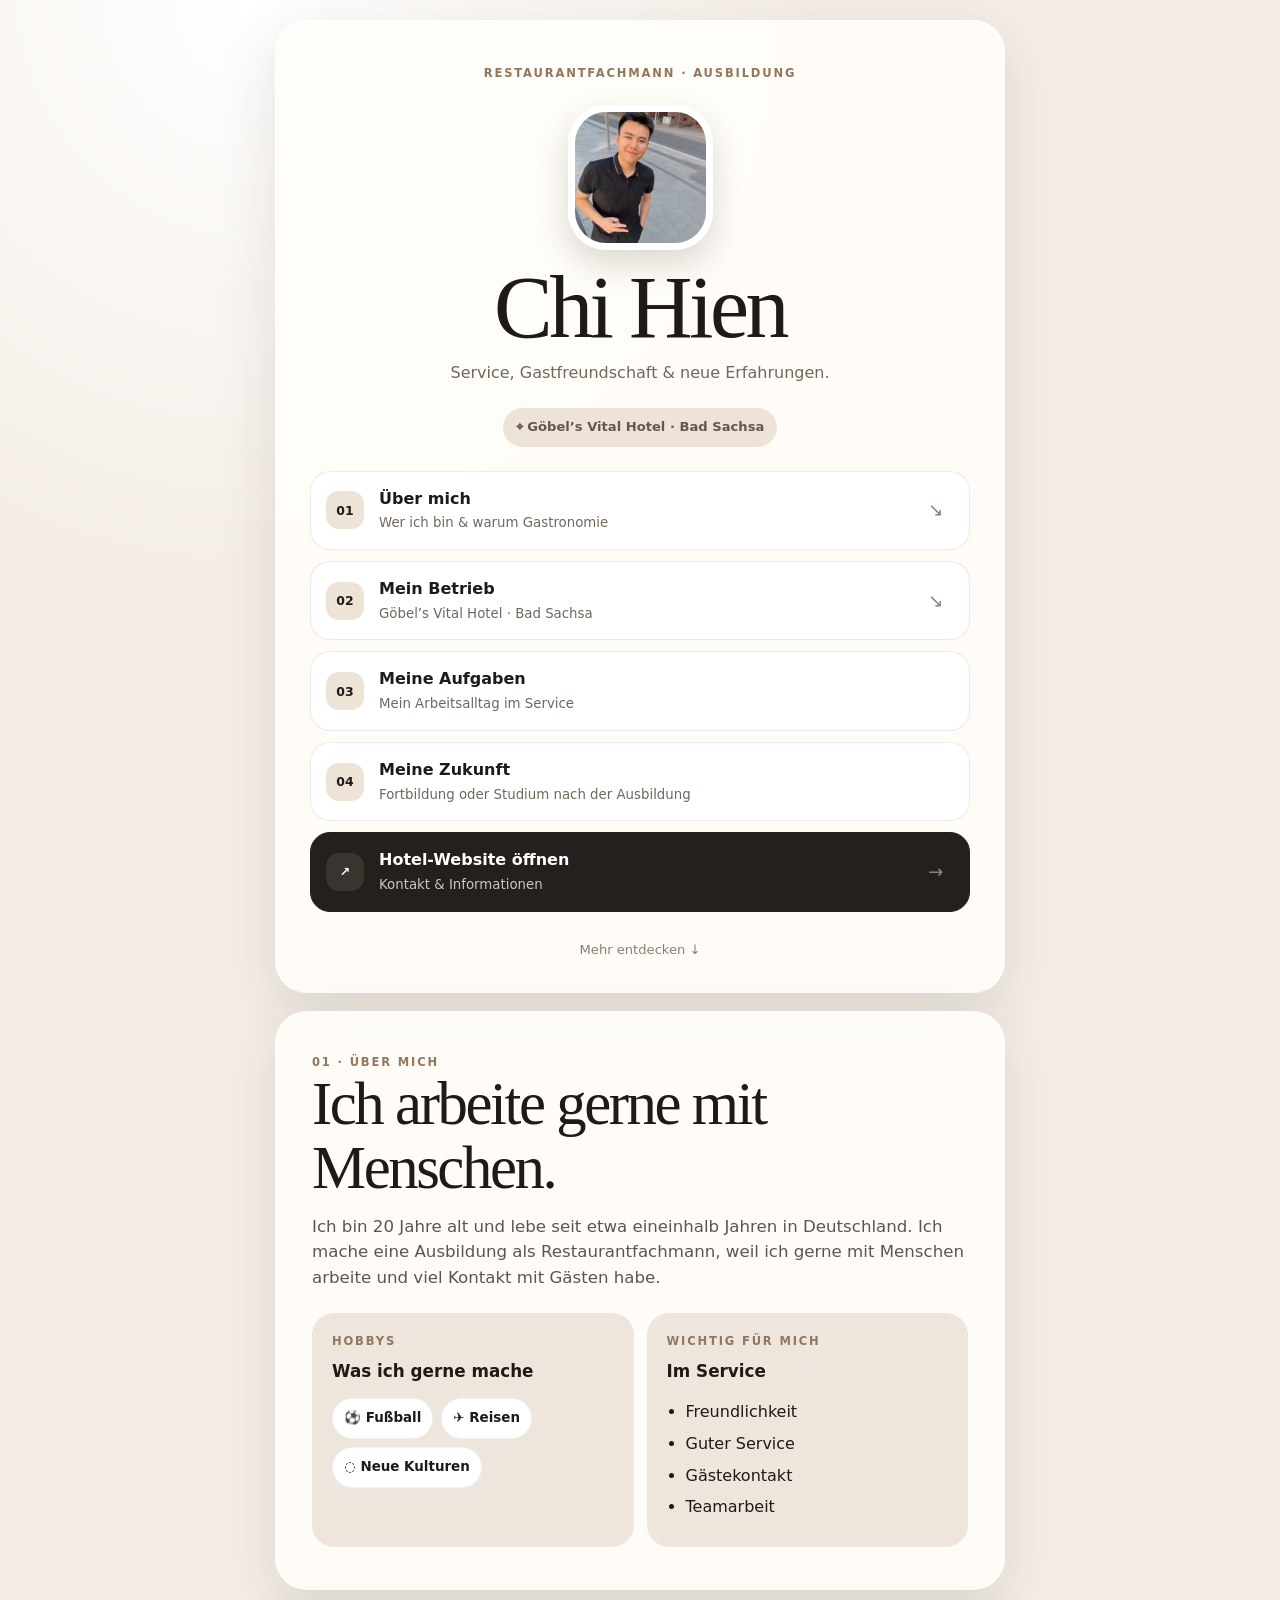
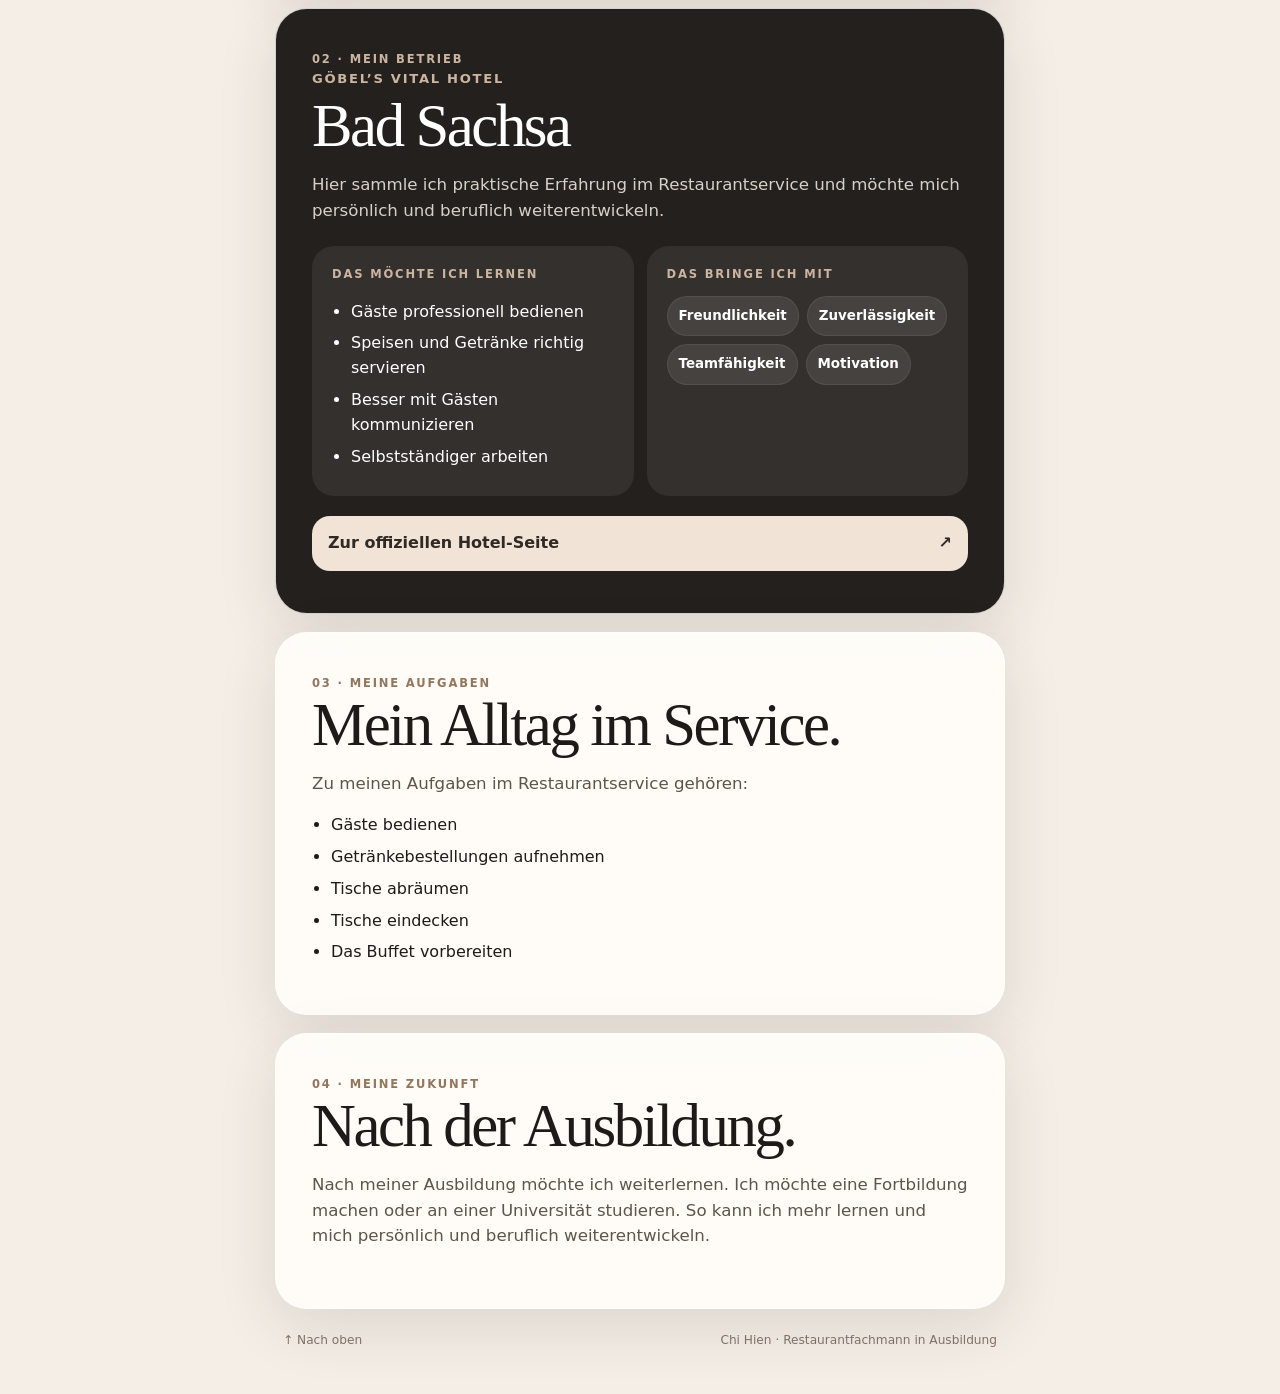
<file: index.html>
<!doctype html>
<html lang="de">
<head>
<meta charset="utf-8">
<meta name="viewport" content="width=device-width,initial-scale=1">
<meta name="theme-color" content="#efe7dc">
<title>Chi Hien · Restaurantfachmann</title>
<style>
:root{--cream:#f4eee6;--paper:#fffdf9;--taupe:#d8cbbd;--ink:#1d1a17;--muted:#71675d;--brown:#92765d;--dark:#24201d}
*{box-sizing:border-box}html{scroll-behavior:smooth}body{margin:0;background:radial-gradient(circle at 20% 0,#fff 0,transparent 36rem),var(--cream);color:var(--ink);font-family:Inter,system-ui,-apple-system,Segoe UI,sans-serif;line-height:1.55}
a{color:inherit;text-decoration:none}.wrap{width:min(760px,100%);margin:auto;padding:20px 15px 44px}
.card{background:rgba(255,253,249,.94);border:1px solid rgba(255,255,255,.8);border-radius:32px;box-shadow:0 18px 60px rgba(55,44,35,.12)}
.hero{min-height:calc(100vh - 40px);padding:34px 22px 28px;text-align:center;display:flex;flex-direction:column;align-items:center}
.eyebrow,.label{font-size:.72rem;letter-spacing:.16em;font-weight:800;color:var(--brown)}
.avatar{width:145px;height:145px;object-fit:cover;border-radius:38px;border:7px solid #fff;box-shadow:0 14px 32px rgba(60,46,35,.18);margin:22px 0 16px}
h1,h2,h3,p{margin-top:0}h1,h2{font-family:Georgia,serif;font-weight:500;letter-spacing:-.04em}
h1{font-size:clamp(3rem,12vw,5.5rem);line-height:.95;margin-bottom:12px}h2{font-size:clamp(2.2rem,8vw,3.8rem);line-height:1.05;margin-bottom:14px}
.sub{color:var(--muted);max-width:420px}.pill{display:inline-flex;gap:8px;align-items:center;background:#eee3d7;color:#65574c;padding:9px 13px;border-radius:999px;font-size:.82rem;font-weight:700;margin:6px 0 24px}
.links{display:grid;gap:11px;width:100%}.link{display:grid;grid-template-columns:43px 1fr 26px;gap:10px;align-items:center;text-align:left;padding:15px;border-radius:20px;background:#fff;border:1px solid rgba(0,0,0,.08);transition:.2s}.link:hover{transform:translateY(-2px);box-shadow:0 12px 28px rgba(34,28,22,.09)}
.ico{width:38px;height:38px;border-radius:13px;background:#eee3d7;display:grid;place-items:center;font-size:.78rem;font-weight:900}.link strong{display:block}.link small{display:block;color:var(--muted);margin-top:2px}.arr{font-size:1.15rem;color:#8f8173}.link.dark{background:var(--dark);color:#fff;border-color:var(--dark)}.link.dark small{color:#cfc5bb}.link.dark .ico{background:#3a342f}
.more{margin-top:auto;padding-top:28px;color:#8a7e72;font-size:.82rem}
.section{margin-top:18px;padding:31px 22px}.lead{font-size:1.04rem;color:#5d554d}.grid{display:grid;gap:13px;margin-top:22px}.info{background:#eee6dd;border-radius:22px;padding:20px}.info h3{margin:7px 0 14px;font-size:1.05rem}.chips{display:flex;flex-wrap:wrap;gap:8px}.chips span{background:#fff;border:1px solid rgba(0,0,0,.05);padding:9px 11px;border-radius:999px;font-size:.84rem;font-weight:700}ul{padding-left:19px;margin-bottom:0}li{margin:7px 0}
.black{background:var(--dark);color:#fff}.black .label{color:#cbb5a0}.black .lead{color:#d8d0c8}.black .info{background:rgba(255,255,255,.07)}.black .chips span{background:rgba(255,255,255,.09);border-color:rgba(255,255,255,.08)}
.hotelbtn{display:flex;justify-content:space-between;align-items:center;margin-top:20px;background:#f1e4d6;color:#302924;border-radius:18px;padding:15px 16px;font-weight:900}
footer{display:flex;justify-content:space-between;gap:14px;padding:22px 8px 0;color:#7c7268;font-size:.76rem}
@media(min-width:620px){.hero{padding:44px 34px 32px}.section{padding:42px 36px}.grid{grid-template-columns:1fr 1fr}}
</style>
</head>
<body>
<main class="wrap">
<section class="card hero" id="top">
<div class="eyebrow">RESTAURANTFACHMANN · AUSBILDUNG</div>
<img class="avatar" src="profile.jpg" alt="Chi Hien">
<h1>Chi Hien</h1>
<p class="sub">Service, Gastfreundschaft & neue Erfahrungen.</p>
<div class="pill">⌖ Göbel’s Vital Hotel · Bad Sachsa</div>
<nav class="links">
<a class="link" href="#about"><span class="ico">01</span><span><strong>Über mich</strong><small>Wer ich bin & warum Gastronomie</small></span><span class="arr">↘</span></a>
<a class="link" href="#betrieb"><span class="ico">02</span><span><strong>Mein Betrieb</strong><small>Göbel’s Vital Hotel · Bad Sachsa</small></span><span class="arr">↘</span></a>
<a class="link" href="#aufgaben"><span class="ico">03</span><span><strong>Meine Aufgaben</strong><small>Mein Arbeitsalltag im Service</small></span></a>
<a class="link" href="#zukunft"><span class="ico">04</span><span><strong>Meine Zukunft</strong><small>Fortbildung oder Studium nach der Ausbildung</small></span></a>
<a class="link dark" href="https://www.goebel-hotels.com/bad-sachsa/vital-hotel/kontakt/" target="_blank" rel="noopener"><span class="ico">↗</span><span><strong>Hotel-Website öffnen</strong><small>Kontakt & Informationen</small></span><span class="arr">→</span></a>
</nav>
<a class="more" href="#about">Mehr entdecken ↓</a>
</section>

<section class="card section" id="about">
<div class="label">01 · ÜBER MICH</div>
<h2>Ich arbeite gerne mit Menschen.</h2>
<p class="lead">Ich bin 20 Jahre alt und lebe seit etwa eineinhalb Jahren in Deutschland. Ich mache eine Ausbildung als Restaurantfachmann, weil ich gerne mit Menschen arbeite und viel Kontakt mit Gästen habe.</p>
<div class="grid">
<article class="info"><div class="label">HOBBYS</div><h3>Was ich gerne mache</h3><div class="chips"><span>⚽ Fußball</span><span>✈ Reisen</span><span>◌ Neue Kulturen</span></div></article>
<article class="info"><div class="label">WICHTIG FÜR MICH</div><h3>Im Service</h3><ul><li>Freundlichkeit</li><li>Guter Service</li><li>Gästekontakt</li><li>Teamarbeit</li></ul></article>
</div>
</section>

<section class="card section black" id="betrieb">
<div class="label">02 · MEIN BETRIEB</div>
<p style="letter-spacing:.13em;font-size:.82rem;color:#cbb5a0;font-weight:800;margin-bottom:5px">GÖBEL’S VITAL HOTEL</p>
<h2>Bad Sachsa</h2>
<p class="lead">Hier sammle ich praktische Erfahrung im Restaurantservice und möchte mich persönlich und beruflich weiterentwickeln.</p>
<div class="grid">
<article class="info"><div class="label">DAS MÖCHTE ICH LERNEN</div><ul><li>Gäste professionell bedienen</li><li>Speisen und Getränke richtig servieren</li><li>Besser mit Gästen kommunizieren</li><li>Selbstständiger arbeiten</li></ul></article>
<article class="info"><div class="label">DAS BRINGE ICH MIT</div><div class="chips" style="margin-top:12px"><span>Freundlichkeit</span><span>Zuverlässigkeit</span><span>Teamfähigkeit</span><span>Motivation</span></div></article>
</div>
<a class="hotelbtn" href="https://www.goebel-hotels.com/bad-sachsa/vital-hotel/kontakt/" target="_blank" rel="noopener">Zur offiziellen Hotel-Seite <span>↗</span></a>
</section>

<section class="card section" id="aufgaben">
<div class="label">03 · MEINE AUFGABEN</div>
<h2>Mein Alltag im Service.</h2>
<p class="lead">Zu meinen Aufgaben im Restaurantservice gehören:</p>
<ul>
<li>Gäste bedienen</li>
<li>Getränkebestellungen aufnehmen</li>
<li>Tische abräumen</li>
<li>Tische eindecken</li>
<li>Das Buffet vorbereiten</li>
</ul>
</section>

<section class="card section" id="zukunft">
<div class="label">04 · MEINE ZUKUNFT</div>
<h2>Nach der Ausbildung.</h2>
<p class="lead">Nach meiner Ausbildung möchte ich weiterlernen. Ich möchte eine Fortbildung machen oder an einer Universität studieren. So kann ich mehr lernen und mich persönlich und beruflich weiterentwickeln.</p>
</section>
<footer><a href="#top">↑ Nach oben</a><span>Chi Hien · Restaurantfachmann in Ausbildung</span></footer>
</main>
</body>
</html>
</file>
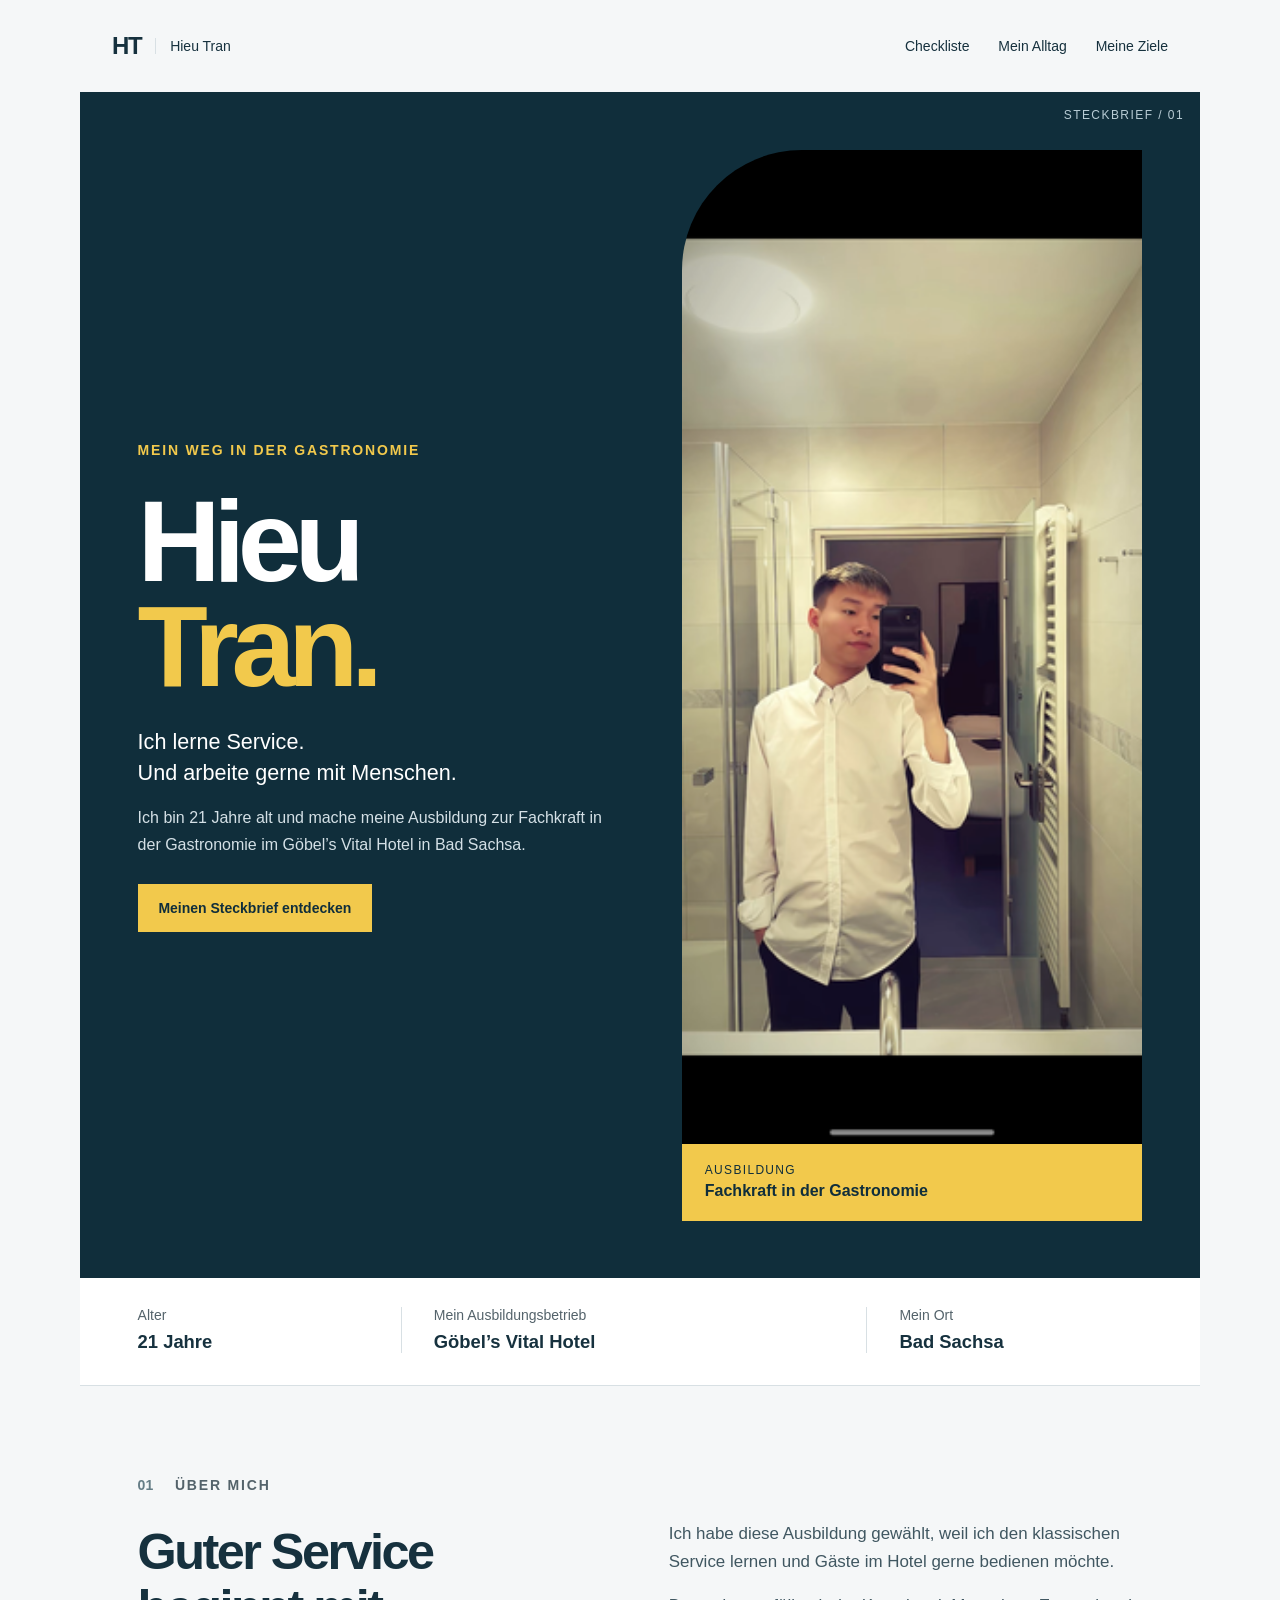
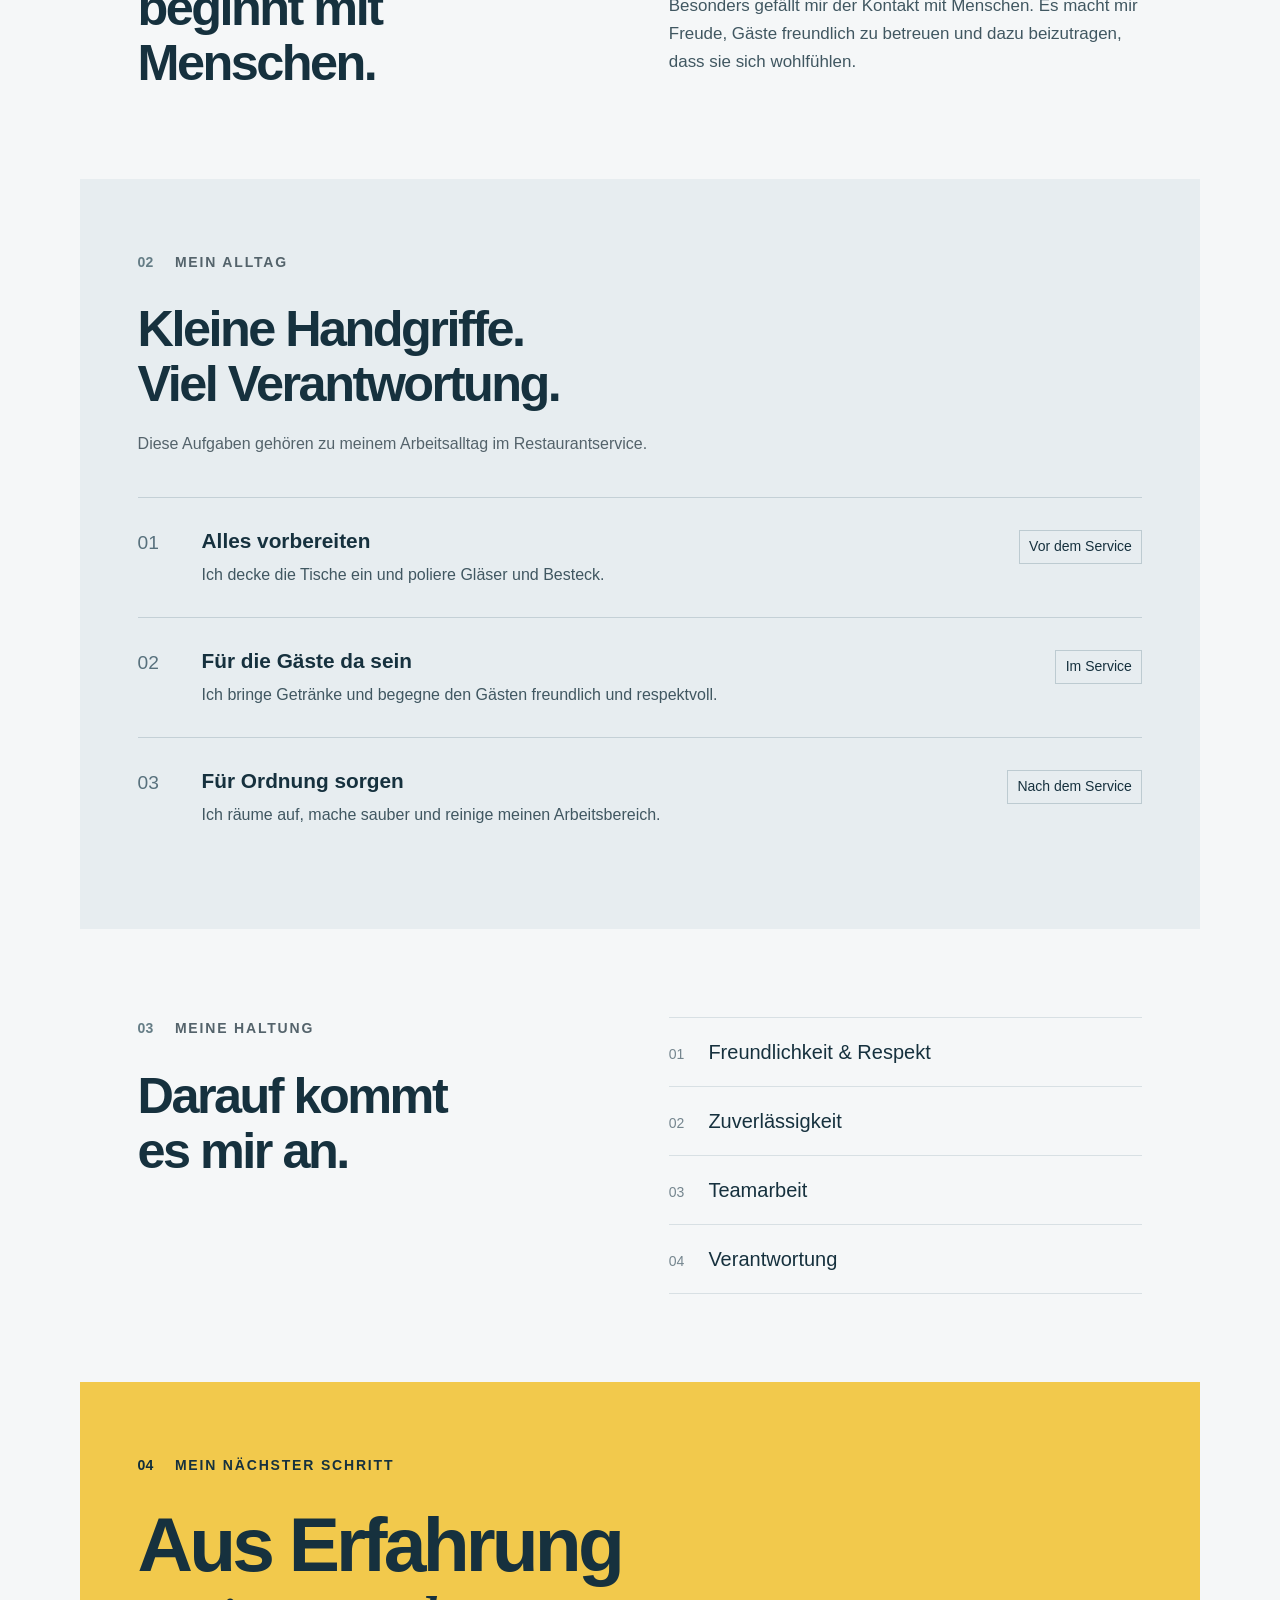
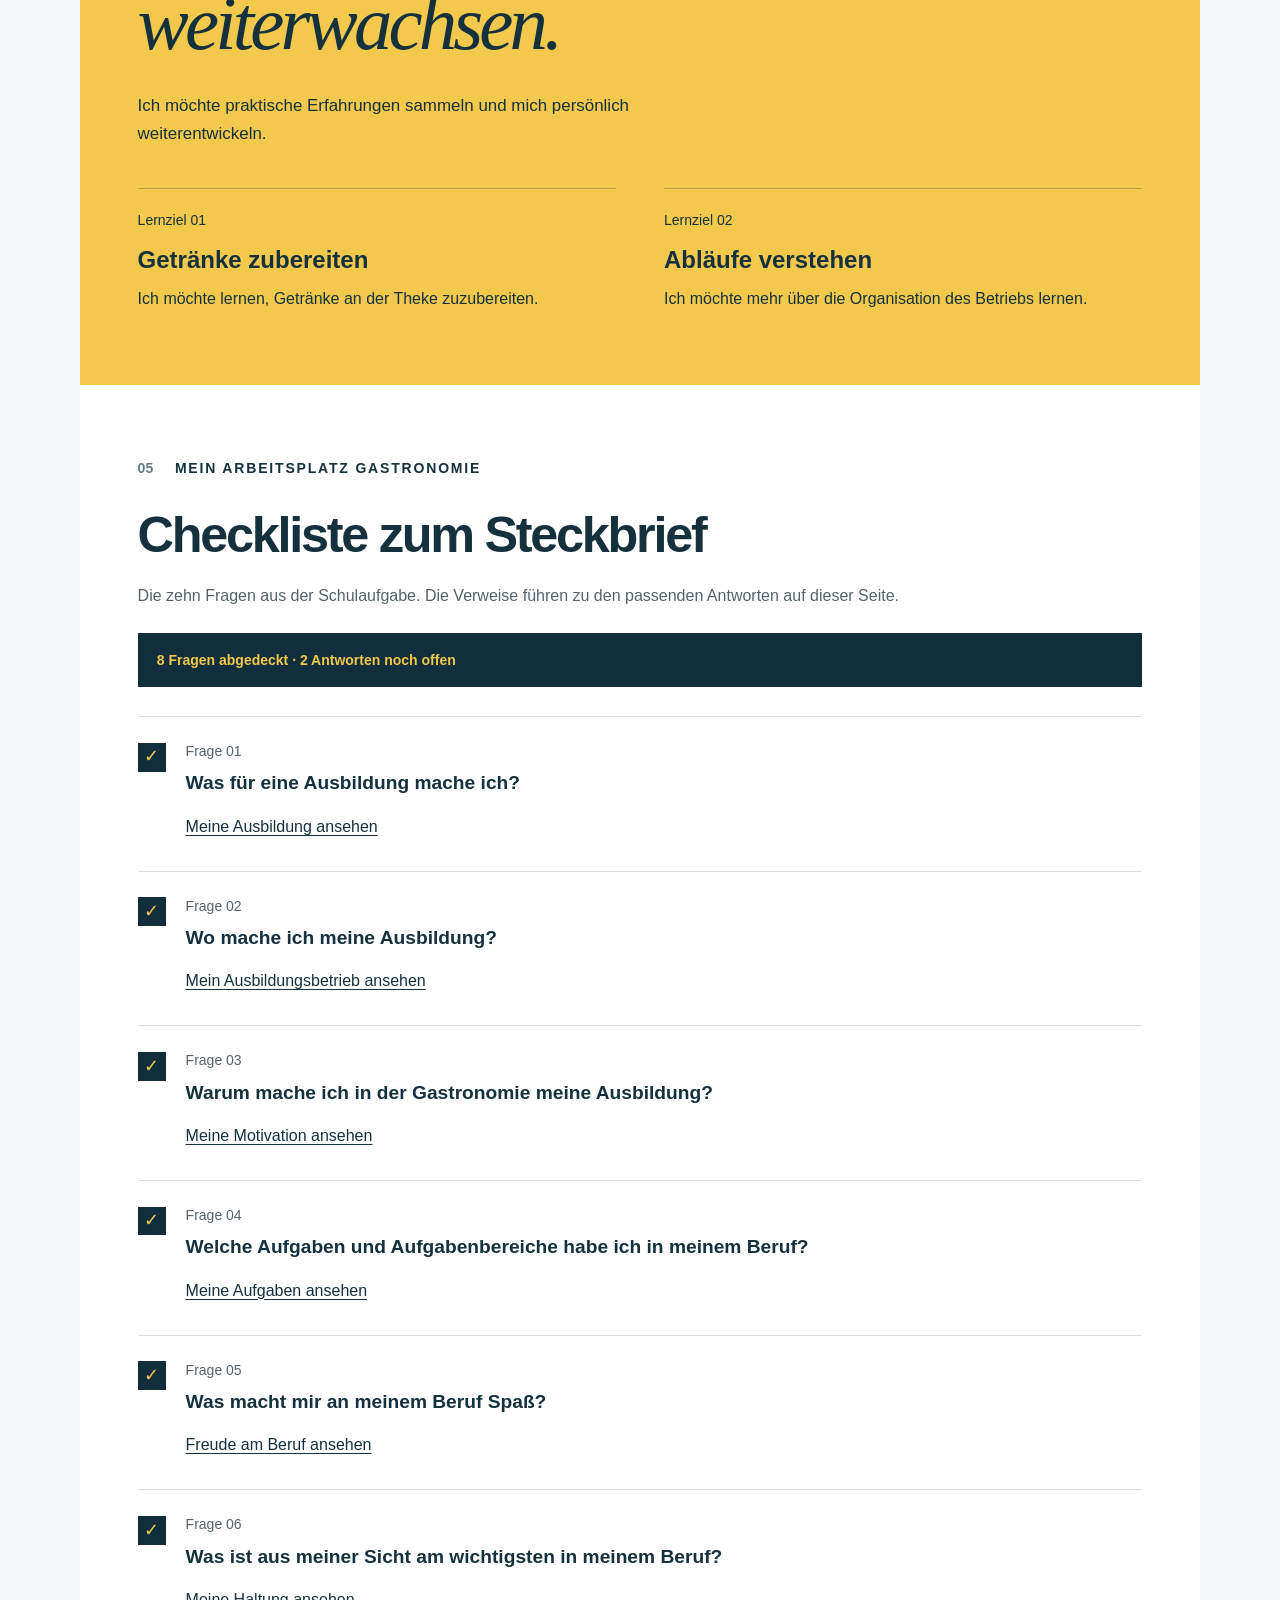
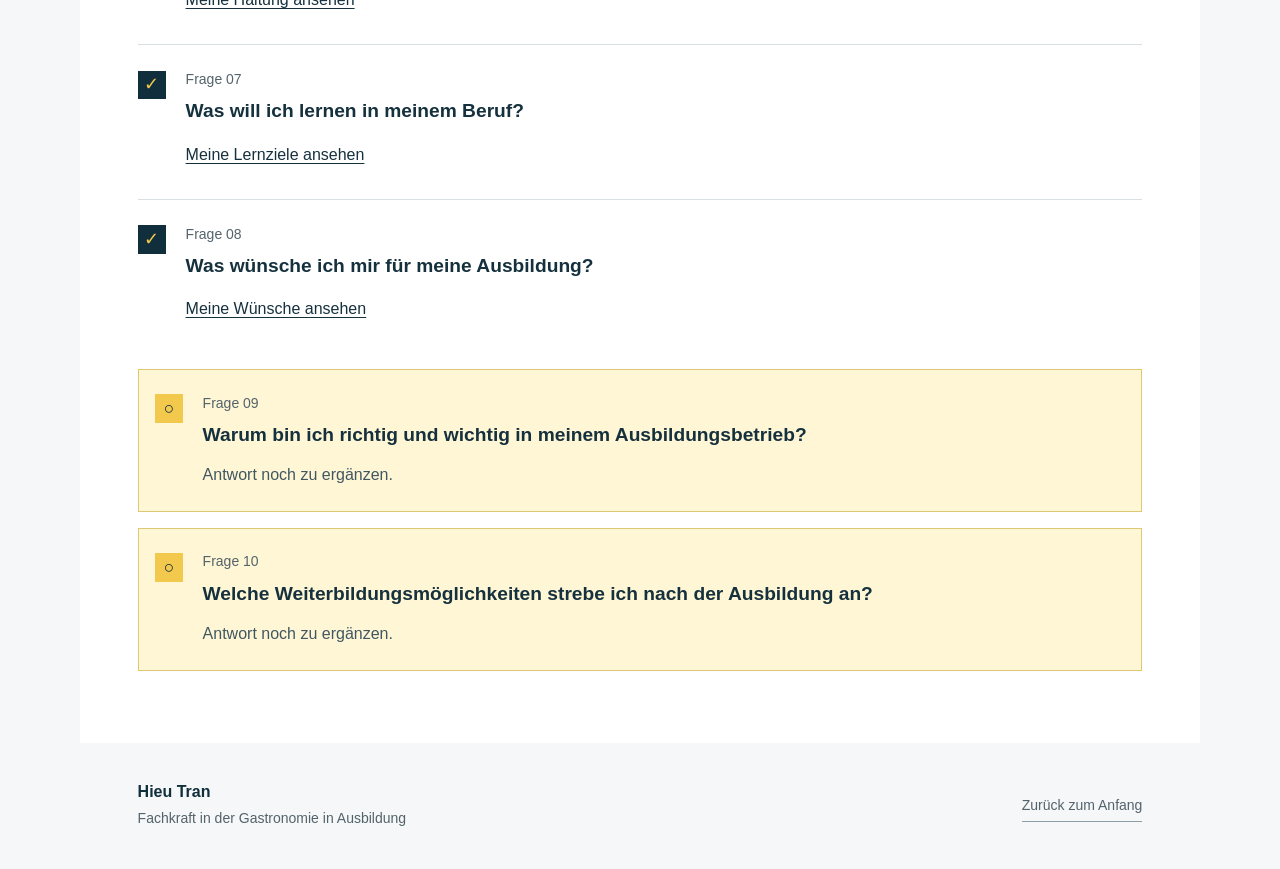
<file: hieu-tran/index.html>
<!doctype html>
<html lang="de">
<head>
  <meta charset="utf-8">
  <meta name="viewport" content="width=device-width, initial-scale=1">
  <meta name="theme-color" content="#102e3b">
  <meta name="description" content="Hieu Tran: mein Weg als Fachkraft in der Gastronomie im Göbel’s Vital Hotel in Bad Sachsa. Mein Alltag, meine Werte und meine Ziele.">
  <meta name="robots" content="noindex, nofollow">
  <title>Hieu Tran · Mein Weg in der Gastronomie</title>
  <link rel="icon" type="image/svg+xml" href="data:image/svg+xml,%3Csvg xmlns='http://www.w3.org/2000/svg' viewBox='0 0 64 64'%3E%3Crect width='64' height='64' rx='12' fill='%23102e3b'/%3E%3Cpath d='M18 15h8v13h12V15h8v34h-8V36H26v13h-8z' fill='%23f2c94c'/%3E%3C/svg%3E">
  <link rel="stylesheet" href="styles.css">
<style>
.masthead{gap:1rem;flex-wrap:wrap}.masthead nav{flex-wrap:wrap}
.school-checklist{max-width:var(--max);margin:auto;padding:4.5rem 3.6rem;background:#fff}
.school-checklist h2{font-size:clamp(2rem,4vw,3.15rem);line-height:1.12;letter-spacing:-.045em}
.checklist-lead{margin:1.2rem 0 1.5rem;color:var(--muted);font-size:1rem}
.checklist-status{padding:1rem 1.2rem;background:var(--navy);color:var(--gold);font-size:.875rem;line-height:1.6}
.school-questions{list-style:none;padding:0;margin:1.8rem 0 0}
.school-question{display:grid;grid-template-columns:2rem minmax(0,1fr);gap:1rem;padding:1.5rem 0;border-top:1px solid var(--line)}
.question-state{display:flex;align-items:center;justify-content:center;width:1.8rem;height:1.8rem;background:var(--navy);color:var(--gold);font-size:1.1rem;line-height:1;margin-top:.1rem}
.question-label{font-size:.875rem;color:var(--muted);margin:0 0 .45rem;line-height:1.5}
.school-question h3{font-size:1.2rem;line-height:1.45;font-weight:600;max-width:48rem}
.question-answer{margin:.8rem 0 0;font-size:1rem;line-height:1.7;color:#405761}
.answer-link{display:inline-block;margin-top:.6rem;padding:.5rem 0;text-decoration:underline;text-underline-offset:.2em;font-size:1rem;line-height:1.5}
.school-question.is-open{background:#fff6d5;padding:1.4rem 1rem;margin-top:1rem;border:1px solid #ddc873}.is-open .question-state{background:var(--gold);color:var(--navy)}
@media(max-width:800px){.school-checklist{padding:3.5rem 2rem}}
@media(max-width:600px){.school-checklist{padding:3rem 1.5rem}.school-question{gap:.7rem;grid-template-columns:1.8rem minmax(0,1fr)}.school-question h3{font-size:1.08rem}.masthead nav{gap:.75rem}.school-question.is-open{padding:1rem .75rem}}
@media print{.school-checklist{max-width:none;padding:2rem}.school-question{break-inside:avoid}}
</style>
</head>
<body>
  <a class="skip" href="#inhalt">Zum Inhalt</a>
  <header class="masthead">
    <a class="brand" href="#start" aria-label="Hieu Tran, zum Anfang">HT<span>Hieu Tran</span></a>
    <nav aria-label="Seitennavigation"><a href="#checkliste">Checkliste</a><a href="#alltag">Mein Alltag</a><a href="#ziele">Meine Ziele</a></nav>
  </header>

  <main id="inhalt">
    <section class="hero" id="start" aria-labelledby="name">
      <div class="hero-copy">
        <p class="eyebrow">Mein Weg in der Gastronomie</p>
        <h1 id="name">Hieu<span>Tran.</span></h1>
        <p class="intro">Ich lerne Service.<br>Und arbeite gerne mit Menschen.</p>
        <p class="hero-detail">Ich bin 21 Jahre alt und mache meine Ausbildung zur Fachkraft in der Gastronomie im Göbel’s Vital Hotel in Bad Sachsa.</p>
        <a class="button" href="#ueber-mich">Meinen Steckbrief entdecken</a>
      </div>
      <figure class="portrait">
        <img src="assets/hieu-tran.png" alt="Hieu Tran im weißen Hemd" width="249" height="538" fetchpriority="high">
        <figcaption><span>Ausbildung</span>Fachkraft in der Gastronomie</figcaption>
      </figure>
      <div class="hero-index" aria-hidden="true">STECKBRIEF / 01</div>
    </section>

    <div class="facts" aria-label="Kurz vorgestellt">
      <div><span>Alter</span><strong>21 Jahre</strong></div>
      <div><span>Mein Ausbildungsbetrieb</span><strong>Göbel’s Vital Hotel</strong></div>
      <div><span>Mein Ort</span><strong>Bad Sachsa</strong></div>
    </div>

    <section class="section about" id="ueber-mich" aria-labelledby="about-heading">
      <div class="section-heading"><p class="eyebrow"><span>01</span> Über mich</p><h2 id="about-heading">Guter Service<br>beginnt mit Menschen.</h2></div>
      <div class="about-copy"><p>Ich habe diese Ausbildung gewählt, weil ich den klassischen Service lernen und Gäste im Hotel gerne bedienen möchte.</p><p>Besonders gefällt mir der Kontakt mit Menschen. Es macht mir Freude, Gäste freundlich zu betreuen und dazu beizutragen, dass sie sich wohlfühlen.</p></div>
    </section>

    <section class="daily" id="alltag" aria-labelledby="daily-heading">
      <div class="section-heading"><p class="eyebrow"><span>02</span> Mein Alltag</p><h2 id="daily-heading">Kleine Handgriffe.<br>Viel Verantwortung.</h2><p class="section-intro">Diese Aufgaben gehören zu meinem Arbeitsalltag im Restaurantservice.</p></div>
      <ol class="task-list">
        <li><span class="task-number" aria-hidden="true">01</span><div><h3>Alles vorbereiten</h3><p>Ich decke die Tische ein und poliere Gläser und Besteck.</p></div><span class="phase">Vor dem Service</span></li>
        <li><span class="task-number" aria-hidden="true">02</span><div><h3>Für die Gäste da sein</h3><p>Ich bringe Getränke und begegne den Gästen freundlich und respektvoll.</p></div><span class="phase">Im Service</span></li>
        <li><span class="task-number" aria-hidden="true">03</span><div><h3>Für Ordnung sorgen</h3><p>Ich räume auf, mache sauber und reinige meinen Arbeitsbereich.</p></div><span class="phase">Nach dem Service</span></li>
      </ol>
    </section>

    <section class="section values" aria-labelledby="values-heading">
      <div class="section-heading"><p class="eyebrow"><span>03</span> Meine Haltung</p><h2 id="values-heading">Darauf kommt<br>es mir an.</h2></div>
      <div class="value-list"><div><span>01</span><h3>Freundlichkeit & Respekt</h3></div><div><span>02</span><h3>Zuverlässigkeit</h3></div><div><span>03</span><h3>Teamarbeit</h3></div><div><span>04</span><h3>Verantwortung</h3></div></div>
    </section>

    <section class="goals" id="ziele" aria-labelledby="goals-heading">
      <p class="eyebrow"><span>04</span> Mein nächster Schritt</p>
      <h2 id="goals-heading">Aus Erfahrung<br><em>weiterwachsen.</em></h2>
      <p class="goals-intro">Ich möchte praktische Erfahrungen sammeln und mich persönlich weiterentwickeln.</p>
      <div class="goal-grid"><article><span>Lernziel 01</span><h3>Getränke zubereiten</h3><p>Ich möchte lernen, Getränke an der Theke zuzubereiten.</p></article><article><span>Lernziel 02</span><h3>Abläufe verstehen</h3><p>Ich möchte mehr über die Organisation des Betriebs lernen.</p></article></div>
    </section>

    <section class="school-checklist" id="checkliste" aria-labelledby="checklist-heading">
      <p class="eyebrow"><span>05</span> Mein Arbeitsplatz Gastronomie</p>
      <h2 id="checklist-heading">Checkliste zum Steckbrief</h2>
      <p class="checklist-lead">Die zehn Fragen aus der Schulaufgabe. Die Verweise führen zu den passenden Antworten auf dieser Seite.</p>
      <p class="checklist-status"><strong>8 Fragen abgedeckt · 2 Antworten noch offen</strong></p>
      <ol class="school-questions">
        <li class="school-question"><span class="question-state" aria-label="Inhalt vorhanden">✓</span><div><p class="question-label">Frage 01</p><h3>Was für eine Ausbildung mache ich?</h3><a class="answer-link" href="#start">Meine Ausbildung ansehen</a></div></li>
        <li class="school-question"><span class="question-state" aria-label="Inhalt vorhanden">✓</span><div><p class="question-label">Frage 02</p><h3>Wo mache ich meine Ausbildung?</h3><a class="answer-link" href="#start">Mein Ausbildungsbetrieb ansehen</a></div></li>
        <li class="school-question"><span class="question-state" aria-label="Inhalt vorhanden">✓</span><div><p class="question-label">Frage 03</p><h3>Warum mache ich in der Gastronomie meine Ausbildung?</h3><a class="answer-link" href="#ueber-mich">Meine Motivation ansehen</a></div></li>
        <li class="school-question"><span class="question-state" aria-label="Inhalt vorhanden">✓</span><div><p class="question-label">Frage 04</p><h3>Welche Aufgaben und Aufgabenbereiche habe ich in meinem Beruf?</h3><a class="answer-link" href="#alltag">Meine Aufgaben ansehen</a></div></li>
        <li class="school-question"><span class="question-state" aria-label="Inhalt vorhanden">✓</span><div><p class="question-label">Frage 05</p><h3>Was macht mir an meinem Beruf Spaß?</h3><a class="answer-link" href="#ueber-mich">Freude am Beruf ansehen</a></div></li>
        <li class="school-question"><span class="question-state" aria-label="Inhalt vorhanden">✓</span><div><p class="question-label">Frage 06</p><h3>Was ist aus meiner Sicht am wichtigsten in meinem Beruf?</h3><a class="answer-link" href="#values-heading">Meine Haltung ansehen</a></div></li>
        <li class="school-question"><span class="question-state" aria-label="Inhalt vorhanden">✓</span><div><p class="question-label">Frage 07</p><h3>Was will ich lernen in meinem Beruf?</h3><a class="answer-link" href="#ziele">Meine Lernziele ansehen</a></div></li>
        <li class="school-question"><span class="question-state" aria-label="Inhalt vorhanden">✓</span><div><p class="question-label">Frage 08</p><h3>Was wünsche ich mir für meine Ausbildung?</h3><a class="answer-link" href="#ziele">Meine Wünsche ansehen</a></div></li>
        <li class="school-question is-open"><span class="question-state" aria-label="Antwort noch offen">○</span><div><p class="question-label">Frage 09</p><h3>Warum bin ich richtig und wichtig in meinem Ausbildungsbetrieb?</h3><p class="question-answer">Antwort noch zu ergänzen.</p></div></li>
        <li class="school-question is-open"><span class="question-state" aria-label="Antwort noch offen">○</span><div><p class="question-label">Frage 10</p><h3>Welche Weiterbildungsmöglichkeiten strebe ich nach der Ausbildung an?</h3><p class="question-answer">Antwort noch zu ergänzen.</p></div></li>
      </ol>
    </section>
  </main>
  <footer><div><strong>Hieu Tran</strong><span>Fachkraft in der Gastronomie in Ausbildung</span></div><a href="#start">Zurück zum Anfang</a></footer>
</body>
</html>
</file>
<file: hieu-tran/styles.css>
@font-face{font-family:ProfileSans;src:local("Arial");font-display:swap}
:root{--navy:#102e3b;--gold:#f2c94c;--paper:#f5f7f8;--ink:#16313e;--muted:#54636b;--line:#d8e0e4;--max:1120px;font-family:ProfileSans,Arial,Helvetica,sans-serif;color:var(--ink);background:var(--paper);font-synthesis:none;scroll-behavior:smooth;scroll-padding-top:5.5rem}
*{box-sizing:border-box}body{margin:0}a{color:inherit;text-decoration:none}img{max-width:100%;display:block}p{line-height:1.65;margin:0 0 1rem}h1,h2,h3{margin:0;text-wrap:balance}a:focus-visible{outline:3px solid #c38900;outline-offset:6px}.skip{position:absolute;top:-80px;left:1rem;padding:1rem;background:var(--gold);z-index:10}.skip:focus{top:1rem}
.masthead{max-width:var(--max);margin:auto;min-height:92px;display:flex;align-items:center;justify-content:space-between;padding:1rem 2rem}.brand{display:flex;gap:14px;align-items:center;font-size:1.5rem;font-weight:800;letter-spacing:-.06em}.brand span{font-size:.875rem;letter-spacing:0;font-weight:500;padding-left:14px;border-left:1px solid var(--line)}nav{display:flex;gap:1.8rem;font-size:.875rem}nav a{padding:.5rem 0;border-bottom:1px solid transparent}nav a:hover{border-color:var(--navy)}
.hero{background:var(--navy);color:white;max-width:var(--max);margin:0 auto;display:grid;grid-template-columns:1.08fr 1fr;position:relative;padding:3.6rem;gap:3rem;align-items:center;isolation:isolate}.eyebrow{font-size:.875rem;font-weight:600;letter-spacing:.13em;text-transform:uppercase;margin-bottom:1.7rem}.hero .eyebrow{color:var(--gold)}.hero h1{font-size:clamp(4rem,9vw,8.5rem);line-height:.91;letter-spacing:-.065em;font-weight:800}.hero h1 span{display:block;color:var(--gold)}.intro{font-size:1.35rem;line-height:1.4;margin:1.8rem 0 1rem;font-weight:500}.hero-detail{font-size:1rem;color:#d4e0e6;max-width:30rem;line-height:1.7}.button{display:inline-block;background:var(--gold);color:var(--navy);font-size:.875rem;font-weight:700;padding:1rem 1.3rem;margin-top:.6rem;min-height:48px}.button:hover{background:#ffda69}.portrait{margin:0;align-self:stretch;display:flex;flex-direction:column;position:relative;min-width:0}.portrait img{width:100%;height:490px;object-fit:cover;object-position:center 48%;flex:1;min-height:0;border-radius:120px 0 0 0}.portrait figcaption{background:var(--gold);color:var(--navy);padding:1.1rem 1.4rem;font-size:1rem;font-weight:700;line-height:1.5}.portrait figcaption span{display:block;font-size:.75rem;letter-spacing:.11em;text-transform:uppercase;font-weight:400}.hero-index{position:absolute;right:1rem;top:1rem;font-size:.75rem;letter-spacing:.12em;color:#b8ccd5}
.facts{max-width:var(--max);margin:auto;padding:1.8rem 3.6rem 2rem;background:white;display:grid;grid-template-columns:.65fr 1.2fr .75fr;gap:1.5rem;border-bottom:1px solid var(--line)}.facts div+div{border-left:1px solid var(--line);padding-left:2rem}.facts span{display:block;font-size:.875rem;color:var(--muted);margin-bottom:.5rem}.facts strong{font-size:1.15rem;font-weight:600}
.section{max-width:var(--max);margin:auto;padding:5.5rem 3.6rem;display:grid;grid-template-columns:1fr 1fr;gap:3.6rem}.section-heading .eyebrow{color:var(--muted)}.eyebrow span{color:#657d86;margin-right:1rem;letter-spacing:0}.section h2,.daily h2{font-size:clamp(2rem,4vw,3.15rem);line-height:1.1;letter-spacing:-.05em;font-weight:600}.about-copy{padding-top:2.9rem;font-size:1.06rem;color:#405761}.about-copy p+p{margin-bottom:0}.daily{max-width:var(--max);margin:auto;background:#e7edf0;padding:4.5rem 3.6rem}.daily .section-heading{max-width:40rem}.section-intro{margin:1.2rem 0 2.5rem;color:var(--muted);max-width:34rem;font-size:1rem}.task-list{list-style:none;padding:0;margin:0}.task-list li{padding:1.8rem 0;border-top:1px solid #c4d0d6;display:grid;grid-template-columns:3rem 1fr auto;gap:1rem;align-items:start}.task-number{font-size:1.2rem;color:#58717d;font-variant-numeric:tabular-nums;line-height:1.7}.task-list h3{font-size:1.3rem;margin-bottom:.5rem;font-weight:600;line-height:1.3}.task-list p{color:#405761;margin:0;max-width:33rem;font-size:1rem}.phase{font-size:.875rem;padding:.35rem .6rem;border:1px solid #bdcbd1;white-space:nowrap;line-height:1.5;margin-top:.15rem}.value-list{border-top:1px solid var(--line);align-self:center}.value-list div{display:flex;gap:1.5rem;align-items:baseline;padding:1.25rem 0;border-bottom:1px solid var(--line)}.value-list span{font-size:.875rem;color:#74858e}.value-list h3{font-size:1.25rem;line-height:1.4;font-weight:500}
.goals{max-width:var(--max);margin:auto;background:var(--gold);padding:4.5rem 3.6rem}.goals .eyebrow span{color:var(--navy)}.goals h2{font-size:clamp(2.6rem,6vw,4.8rem);line-height:1.02;letter-spacing:-.05em;font-weight:600}.goals h2 em{font-family:Georgia,"Times New Roman",serif;font-weight:400}.goals-intro{margin:1.8rem 0 2.5rem;max-width:35rem;font-size:1.06rem}.goal-grid{display:grid;grid-template-columns:1fr 1fr;gap:3rem}.goal-grid article{border-top:1px solid #b99c46;padding-top:1.4rem}.goal-grid article>span{font-size:.875rem;display:block;margin-bottom:1.1rem}.goal-grid h3{font-size:1.5rem;line-height:1.25;font-weight:600;margin-bottom:.7rem}.goal-grid p{margin:0;font-size:1rem;max-width:27rem}
footer{max-width:var(--max);margin:auto;display:flex;justify-content:space-between;align-items:center;padding:2.5rem 3.6rem;gap:2rem;font-size:.875rem;color:var(--muted)}footer strong{display:block;font-size:1rem;color:var(--navy);margin-bottom:.45rem}footer a{border-bottom:1px solid #8e9ea7;padding:.5rem 0;white-space:nowrap}footer span{line-height:1.5}
@media(min-width:1600px){:root{--max:1280px}.hero{padding:4.5rem}.portrait img{height:540px}}
@media(max-width:800px){.masthead{min-height:78px;padding:1rem 1.5rem}.hero{padding:3rem 2rem;gap:2rem}.hero h1{font-size:6rem}.portrait img{height:100%;max-height:520px}.hero .eyebrow{font-size:.75rem}.intro{font-size:1.2rem}.facts{padding:1.7rem 2rem}.facts div+div{padding-left:1.5rem}.facts strong{font-size:1rem}.section{padding:4rem 2rem;gap:2rem}.daily,.goals{padding:3.5rem 2rem}.task-list li{grid-template-columns:2.4rem 1fr}.phase{grid-column:2;justify-self:start}.about-copy{padding-top:2.7rem}.goal-grid{gap:2rem}footer{padding:2rem}}
@media(max-width:600px){:root{scroll-padding-top:1rem}.masthead{padding:1rem 1.25rem;min-height:75px}.brand span{display:none}nav{gap:1.1rem;font-size:.875rem}.hero{grid-template-columns:1fr;padding:2.75rem 1.5rem 1.5rem;gap:2rem}.hero h1{font-size:clamp(4.5rem,23vw,7rem)}.hero h1 span{display:block;margin-left:0}.hero .eyebrow{font-size:.8rem;max-width:75%;line-height:1.5;margin-bottom:1.8rem;letter-spacing:.08em}.hero-index{font-size:.75rem;top:1.2rem;right:1.5rem}.intro{font-size:1.4rem;margin:1.4rem 0 .9rem}.hero-detail{max-width:35rem}.button{margin-top:.4rem}.portrait{max-width:100%;display:block}.portrait img{height:330px;object-position:center 41%;border-radius:100px 0 0 0}.portrait figcaption{padding:.9rem 1.2rem}.facts{padding:1.5rem;grid-template-columns:1fr 1fr;gap:1.25rem}.facts div:nth-child(2){grid-column:1 / -1;grid-row:2;border:0;border-top:1px solid var(--line);padding:1rem 0 0}.facts div:nth-child(3){padding-left:1.25rem}.facts span{font-size:.8rem;margin-bottom:.35rem}.facts strong{font-size:1rem}.section{grid-template-columns:1fr;padding:3.5rem 1.5rem;gap:1.6rem}.section h2,.daily h2{font-size:2.3rem}.eyebrow{font-size:.8rem;letter-spacing:.09em;margin-bottom:1.3rem}.about-copy{padding:0;font-size:1rem}.daily,.goals{padding:3rem 1.5rem}.section-intro{margin:1.2rem 0 2rem}.task-list li{gap:.7rem;grid-template-columns:2rem 1fr;padding:1.5rem 0}.task-list h3{font-size:1.2rem}.task-list p{font-size:1rem}.task-number{font-size:1rem}.phase{font-size:.8rem;white-space:normal}.value-list h3{font-size:1.15rem}.value-list div{padding:1.05rem 0}.goals h2{font-size:clamp(2.45rem,11vw,3.8rem)}.goals-intro{font-size:1rem;margin:1.5rem 0 2rem}.goal-grid{grid-template-columns:1fr;gap:1.7rem}.goal-grid h3{font-size:1.35rem}.goal-grid article>span{margin-bottom:.85rem}footer{padding:2rem 1.5rem;display:block}footer a{display:inline-block;margin-top:1rem;white-space:normal}}
@media(max-width:360px){.hero h1 span{display:block;margin-left:0}.hero h1{font-size:5.4rem}.hero .eyebrow{max-width:100%}.hero-index{display:none}.facts{grid-template-columns:1fr}.facts div:nth-child(2){grid-column:auto;grid-row:auto}.facts div:nth-child(3){padding-left:0;border-left:0}}
@media(prefers-reduced-motion:reduce){:root{scroll-behavior:auto}}
@media print{.masthead,nav,.button,.hero-index,footer a{display:none}.hero,.facts,.section,.daily,.goals,footer{max-width:none;break-inside:avoid}.hero{color:#102e3b;background:white;padding:2rem}.hero h1 span,.hero .eyebrow,.hero-detail{color:#102e3b}.portrait img{height:300px}.section,.daily,.goals{padding:2rem;background:white}body{background:white}}
</file>
